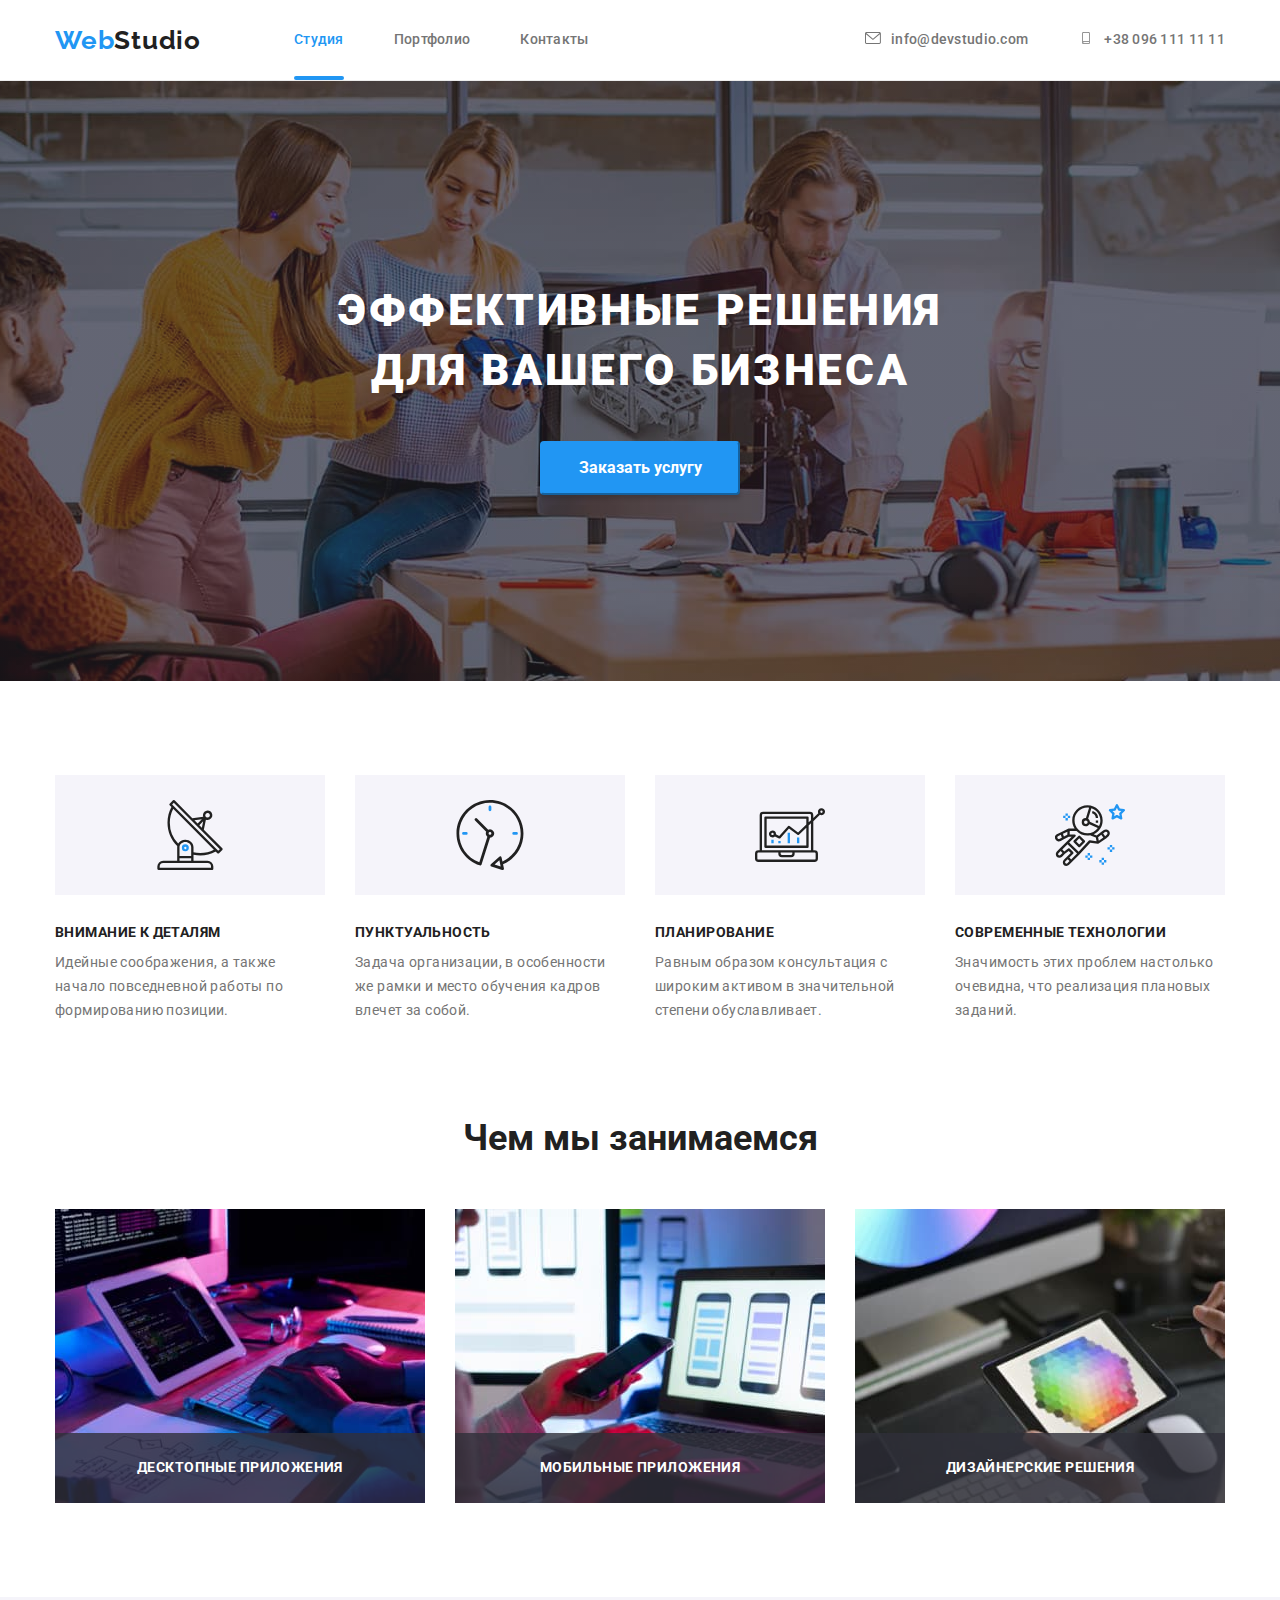
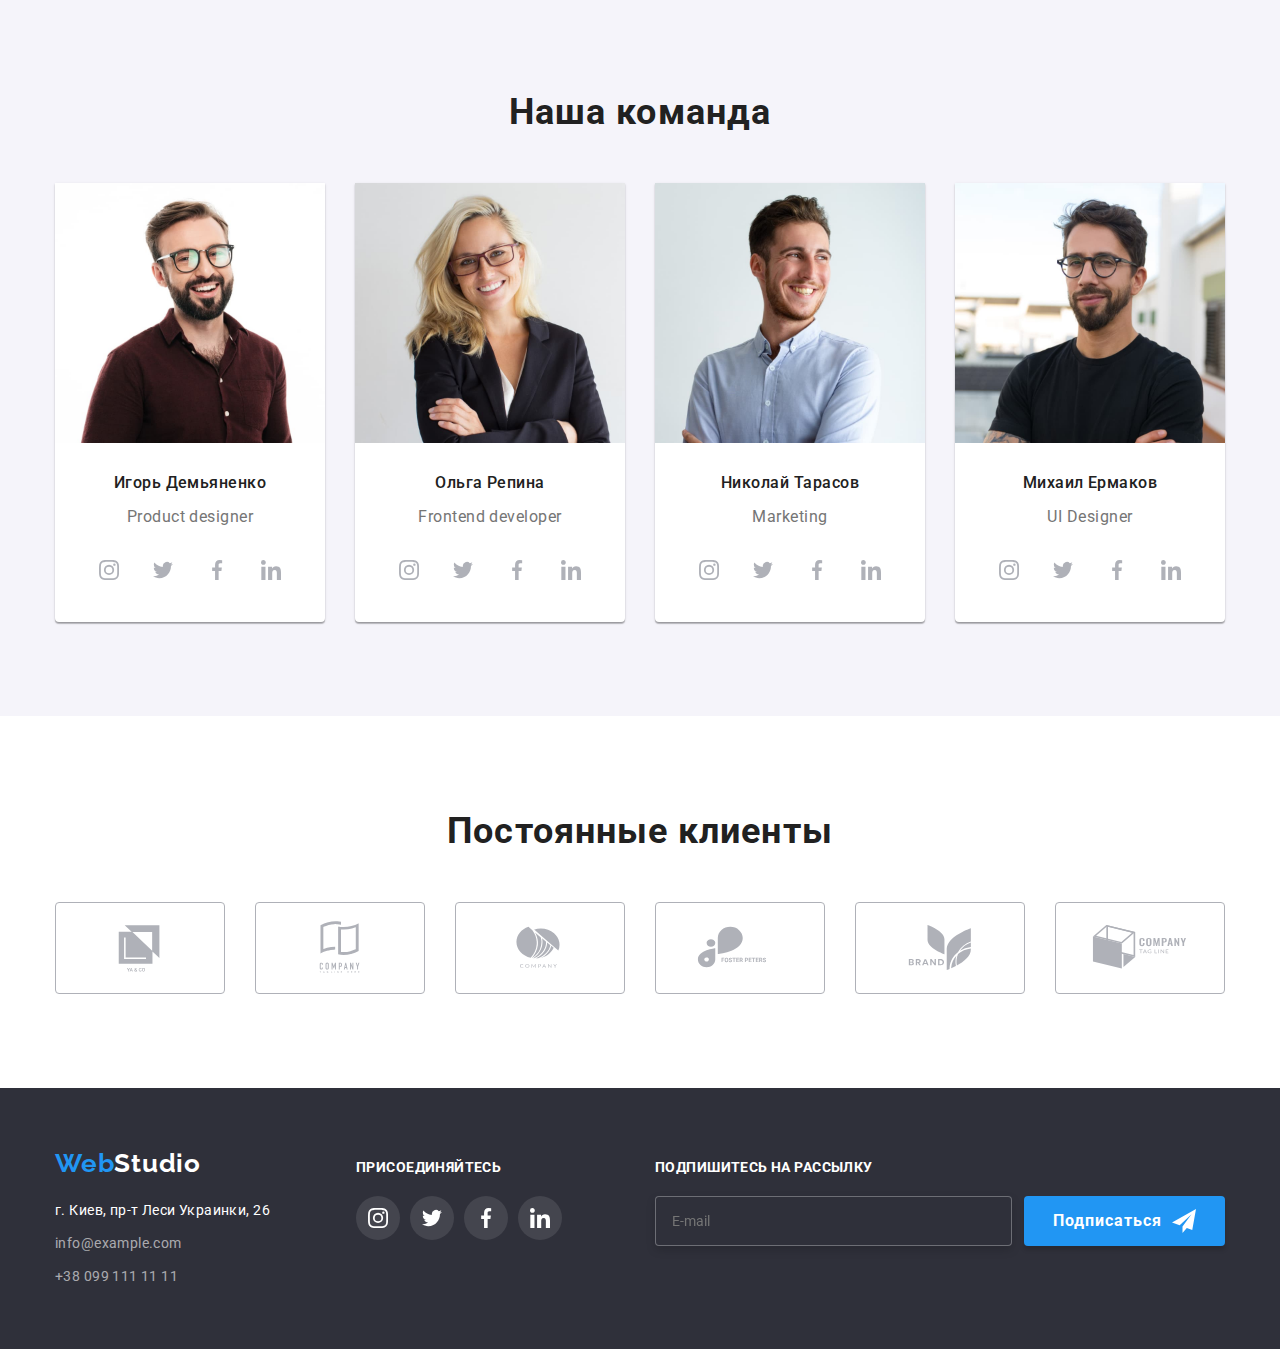
<file: index.html>
<!DOCTYPE html>
<html lang="ru">

<head>
    <meta charset="UTF-8">
    <meta http-equiv="X-UA-Compatible" content="IE=edge">
    <meta name="viewport" content="width=device-width, initial-scale=1.0">
    <title>Студия</title>
    <link
        href="https://fonts.googleapis.com/css2?family=Raleway:wght@700&family=Roboto:wght@400;500;700;900&display=swap"
        rel="stylesheet">
    <link rel="stylesheet" href="https://cdnjs.cloudflare.com/ajax/libs/modern-normalize/1.1.0/modern-normalize.css">
    <link rel="stylesheet" href="./css/styles.css">
</head>

<body>
    <header class="nav">
        <div class="container main-nav">
            <!--Навигация-->
            <nav class="main-nav">
                <a class="nav-logo" href="./index.html" target="_parent"><span class="logo1">Web</span>Studio</a>
                <ul class="nav-menu list">
                    <li class="nav-menu-item"><a class="link active-page" href="./index.html">Студия</a></li>
                    <li class="nav-menu-item"><a class="link" href="./portfolio.html" target="_parent">Портфолио</a>
                    </li>
                    <li class="nav-menu-item"><a class="link" href="">Контакты</a></li>
                </ul>
            </nav>
            <!--Связь-->
            <ul class="contacts list">
                <li class="nav-menu-item">
                    <a class="link" href="mailto:info@devstudio.com"><svg class="contact-icon" width="16px"
                            height="12px">
                            <use href="./images/icons.svg#icon-envelope"></use>
                        </svg>info@devstudio.com</a>
                </li>
                <li class="nav-menu-item">
                    <a class="link" href="tel:+380961111111"><svg class="contact-icon" width="16px" height="12px">
                            <use href="./images/icons.svg#icon-smartphone"></use>
                        </svg>+38 096 111 11 11</a>
                </li>
            </ul>
        </div>
    </header>
    <main>
        <!--Герой-->
        <section class="section order order-overlay">
            <h1 class="container order-title">эффективные решения для вашего бизнеса</h1>
            <button type="button" class="order-button" data-modal-open>Заказать услугу</button>
        </section>
        <!--Преимущества-->
        <section class="section preferences">
            <div class="container">
                <h2 class="visually-hidden">Наши преимущества</h2>
                <ul class="pref-list list">
                    <li class="item">
                        <div class="preferences-overlay">
                            <svg class="pref-icon" width="70px" height="70px">
                                <use href="./images/icons.svg#icon-antenna"></use>
                            </svg>
                        </div>
                        <h3 class="pref-title">внимание к деталям</h3>
                        <p>Идейные соображения, а также начало повседневной работы по формированию позиции.</p>
                    </li>
                    <li class="item">
                        <div class="preferences-overlay">
                            <svg class="pref-icon" width="70px" height="70px">
                                <use href="./images/icons.svg#icon-clock"></use>
                            </svg>
                        </div>
                        <h3 class="pref-title">пунктуальность</h3>
                        <p>Задача организации, в особенности же рамки и место обучения кадров влечет за собой.</p>
                    </li>
                    <li class="item">
                        <div class="preferences-overlay">
                            <svg class="pref-icon" width="70px" height="70px">
                                <use href="./images/icons.svg#icon-diagram"></use>
                            </svg>
                        </div>
                        <h3 class="pref-title">планирование</h3>
                        <p>Равным образом консультация с широким активом в значительной степени обуславливает.</p>
                    </li>
                    <li class="item">
                        <div class="preferences-overlay">
                            <svg class="pref-icon" width="70px" height="70px">
                                <use href="./images/icons.svg#icon-astronaut"></use>
                            </svg>
                        </div>
                        <h3 class="pref-title">современные технологии</h3>
                        <p>Значимость этих проблем настолько очевидна, что реализация плановых заданий.</p>
                    </li>
                </ul>
            </div>
        </section>
        <!--Чем мы занимаемся-->
        <section class="section what-we-do">
            <div class="container ">
                <h2 class="title">Чем мы занимаемся</h2>
                <ul class="what-list list">
                    <li class="item"><img class="img" src="./images/img1.jpg" alt="рабочий стол программиста"
                            width="370" />
                        <p class="signature">Десктопные приложения</p>
                    </li>
                    <li class="item"><img class="img" src="./images/img2.jpg" alt="разработка мобильных приложений"
                            width="370" />
                        <p class="signature">Мобильные приложения</p>
                    </li>
                    <li class="item"><img class="img" src="./images/img3.jpg" alt="работа с цветом" width="370" />
                        <p class="signature">Дизайнерские решения</p>
                    </li>
                </ul>
            </div>
        </section>
        <!--Наша команда-->
        <section class="section our-team">
            <div class="container">
                <h2 class="title">Наша команда</h2>
                <ul class="team-list list">
                    <li class="item"> <img src="./images/id.jpg" alt="игорь демьяненко" width="270" />
                        <div class="card-title">
                            <h3 class="name">Игорь Демьяненко</h3>
                            <p class="prof">Product designer</p>
                            <div class="social-links">
                                <ul class="links">
                                    <li class="svg">
                                        <a class="sli" href="">
                                            <svg class="icon" width="20px" height="20px">
                                                <use href="./images/icons.svg#icon-insta"> </use>
                                            </svg>
                                        </a>
                                    </li>
                                    <li class="svg">
                                        <a class="sli" href=""><svg class="icon" width="20px" height="20px">
                                                <use href="./images/icons.svg#icon-twitter"> </use>
                                            </svg></a>
                                    </li>
                                    <li class="svg">
                                        <a class="sli" href=""><svg class="icon" width="20px" height="20px">
                                                <use href="./images/icons.svg#icon-fb"> </use>
                                            </svg></a>
                                    </li>
                                    <li class="svg">
                                        <a class="sli" href=""><svg class="icon" width="20px" height="20px">
                                                <use href="./images/icons.svg#icon-linkd"> </use>
                                            </svg></a>
                                    </li>
                                </ul>
                            </div>
                        </div>

                    </li>
                    <li class="item"> <img src="./images/or.jpg" alt="ольга репина" width="270" />
                        <div class="card-title">
                            <h3 class="name">Ольга Репина</h3>
                            <p class="prof">Frontend developer</p>
                            <div class="social-links">
                                <ul class="links">
                                    <li class="svg">
                                        <a class="sli" href="">
                                            <svg class="icon" width="20px" height="20px">
                                                <use href="./images/icons.svg#icon-insta"> </use>
                                            </svg>
                                        </a>
                                    </li>
                                    <li class="svg">
                                        <a class="sli" href=""><svg class="icon" width="20px" height="20px">
                                                <use href="./images/icons.svg#icon-twitter"> </use>
                                            </svg></a>
                                    </li>
                                    <li class="svg">
                                        <a class="sli" href=""><svg class="icon" width="20px" height="20px">
                                                <use href="./images/icons.svg#icon-fb"> </use>
                                            </svg></a>
                                    </li>
                                    <li class="svg">
                                        <a class="sli" href=""><svg class="icon" width="20px" height="20px">
                                                <use href="./images/icons.svg#icon-linkd"> </use>
                                            </svg></a>
                                    </li>
                                </ul>
                            </div>
                        </div>
                    </li>
                    <li class="item">
                        <img src="./images/nt.jpg" alt="николай тарасов" width="270" />
                        <div class="card-title">
                            <h3 class="name">Николай Тарасов</h3>
                            <p class="prof">Marketing</p>
                            <div class="social-links">
                                <ul class="links">
                                    <li class="svg">
                                        <a class="sli" href="">
                                            <svg class="icon" width="20px" height="20px">
                                                <use href="./images/icons.svg#icon-insta"> </use>
                                            </svg>
                                        </a>
                                    </li>
                                    <li class="svg">
                                        <a class="sli" href=""><svg class="icon" width="20px" height="20px">
                                                <use href="./images/icons.svg#icon-twitter"> </use>
                                            </svg></a>
                                    </li>
                                    <li class="svg">
                                        <a class="sli" href=""><svg class="icon" width="20px" height="20px">
                                                <use href="./images/icons.svg#icon-fb"> </use>
                                            </svg></a>
                                    </li>
                                    <li class="svg">
                                        <a class="sli" href=""><svg class="icon" width="20px" height="20px">
                                                <use href="./images/icons.svg#icon-linkd"> </use>
                                            </svg></a>
                                    </li>
                                </ul>
                            </div>
                        </div>
                    <li class="item"><img src="./images/me.jpg" alt="михаил ермаков" width="270" />
                        <div class="card-title">
                            <h3 class="name">Михаил Ермаков</h3>
                            <p class="prof">UI Designer</p>
                            <div class="social-links">
                                <ul class="links">
                                    <li class="svg">
                                        <a class="sli" href="">
                                            <svg class="icon" width="20px" height="20px">
                                                <use href="./images/icons.svg#icon-insta"> </use>
                                            </svg>
                                        </a>
                                    </li>
                                    <li class="svg">
                                        <a class="sli" href=""><svg class="icon" width="20px" height="20px">
                                                <use href="./images/icons.svg#icon-twitter"> </use>
                                            </svg></a>
                                    </li>
                                    <li class="svg">
                                        <a class="sli" href=""><svg class="icon" width="20px" height="20px">
                                                <use href="./images/icons.svg#icon-fb"> </use>
                                            </svg></a>
                                    </li>
                                    <li class="svg">
                                        <a class="sli" href=""><svg class="icon" width="20px" height="20px">
                                                <use href="./images/icons.svg#icon-linkd"> </use>
                                            </svg></a>
                                    </li>
                                </ul>
                            </div>
                        </div>
                    </li>
                </ul>
            </div>
        </section>
        <!--Клиенты-->
        <section class="section clients">
            <div class="container">
                <h2 class="title">Постоянные клиенты</h2>
                <ul class="clients-list">
                    <li class="client-item">
                        <a class="company-link" href=""><svg class="icon-client" width="106px" height="60px">
                                <use href="./images/icons.svg#icon-client-1"></use>
                            </svg></a>
                    </li>
                    <li class="client-item">
                        <a class="company-link" href=""><svg class="icon-client" width="106px" height="60px">
                                <use href="./images/icons.svg#icon-client-2"></use>
                            </svg></a>
                    </li>
                    <li class="client-item">
                        <a class="company-link" href=""><svg class="icon-client" width="106px" height="60px">
                                <use href="./images/icons.svg#icon-client-3"></use>
                            </svg></a>
                    </li>
                    <li class="client-item">
                        <a class="company-link" href=""><svg class="icon-client" width="106px" height="60px">
                                <use href="./images/icons.svg#icon-client-4"></use>
                            </svg></a>
                    </li>
                    <li class="client-item">
                        <a class="company-link" href=""><svg class="icon-client" width="106px" height="60px">
                                <use href="./images/icons.svg#icon-client-5"></use>
                            </svg></a>
                    </li>
                    <li class="client-item">
                        <a class="company-link" href=""><svg class="icon-client" width="106px" height="60px">
                                <use href="./images/icons.svg#icon-client-6"></use>
                            </svg></a>
                    </li>
                </ul>
            </div>
        </section>
    </main>
    <!--Футер-->
    <footer class="footer">
        <div class="container footer-container">
            <!--Блок с адресом-->
            <div class="footer-adress">
                <a class="footer-logo link" href="./index.html" target="_parent"><span
                        class="logo1">Web</span>Studio</a>
                <address class="block-address">
                    <p class="address">г. Киев, пр-т Леси Украинки, 26</p>
                    <ul class="footer-contacts list">
                        <li class="mail">
                            <a class="link" href="mailto:info@example.com">info@example.com</a>
                        </li>
                        <li>
                            <a class="link" href="tel:+380991111111">+38 099 111 11 11</a>
                        </li>
                    </ul>
                </address>
            </div>
            <!--Блок соцсетей-->
            <div class="footer-social">
                <h2 class="title">присоединяйтесь</h2>
                <ul class="footer-social-links">
                    <li class="item">
                        <a class="sl" href="">
                            <svg class="icon" width="20px" height="20px">
                                <use href="./images/icons.svg#icon-insta"> </use>
                            </svg>
                        </a>
                    </li>
                    <li class="item">
                        <a class="sl" href=""><svg class="icon" width="20px" height="20px">
                                <use href="./images/icons.svg#icon-twitter"> </use>
                            </svg></a>
                    </li>
                    <li class="item">
                        <a class="sl" href=""><svg class="icon" width="20px" height="20px">
                                <use href="./images/icons.svg#icon-fb"> </use>
                            </svg></a>
                    </li>
                    <li class="item">
                        <a class="sl" href=""><svg class="icon" width="20px" height="20px">
                                <use href="./images/icons.svg#icon-linkd"> </use>
                            </svg></a>
                    </li>
                </ul>
            </div>
            <!--Блок подписки-->
            <div class="footer-subscribe">
                <h2 class="title">Подпишитесь на рассылку</h2>
                <ul>
                    <li class="subscribe">
                        <form class="subscribe-form">
                            <label class="label" for="subscribe-e-mail"></label>
                            <input class="input" type="email" name="subscribe-e-mail" id="subscribe-e-mail"
                                placeholder="E-mail">
                            <button class="sub-button" type="submit">Подписаться
                                <svg class="icon" width="24px" height="24px">
                                    <use href="./images/icons.svg#icon-send"></use>
                                </svg>
                            </button>
                        </form>
                    </li>
                </ul>
            </div>
        </div>
    </footer>
    <!--Бэкдроп и модальное окно-->
    <div class="backdrop is-hidden" data-modal>
        <div class="modal">
            <button class="close" type="button" data-modal-close>
                <svg class="close-icon" width="11px" height="11px">
                    <use href="./images/icons.svg#icon-close"></use>
                </svg>
            </button>
            <h2 class="modal-title">Оставьте свои данные, мы вам перезвоним</h2>
            <form class="form" autocomplete="on">
                <div class="form-field">
                    <label for="name" class=form-label>Имя</label>
                    <div class="modal-position">
                        <input type="text" id="name" class="form-input">
                        <svg class="modal-icon" width="18px" height="18px">
                            <use href="./images/icons.svg#icon-person"></use>
                        </svg>
                    </div>
                </div>
                <div class="form-field">
                    <label for="tel" class=form-label>Телефон</label>
                    <div class="modal-position">
                        <input type="tel" id="tel" class="form-input">
                        <svg class="modal-icon" width="18px" height="18px">
                            <use href="./images/icons.svg#icon-phone"></use>
                        </svg>
                    </div>
                </div>
                <div class="form-field">
                    <label for="email" class=form-label>Почта</label>
                    <div class="modal-position">
                        <input type="email" id="email" class="form-input">
                        <svg class="modal-icon" width="18px" height="18px">
                            <use href="./images/icons.svg#icon-email"></use>
                        </svg>
                    </div>
                </div>
                <div class="form-textarea">
                    <label for="comment" class="form-label">Комментарий</label>
                    <textarea class="textarea-input" name="comment" id="comment" placeholder="Введите текст"></textarea>
                </div>
                <div class="policy">
                    <label for="policy" class="policy-input">
                        <div class="check-control">
                            <input type="checkbox" id="policy" class="checkbox visually-hidden">
                            <svg width="16" height="15" class="icon-policy" aria-hidden="true">
                                <use href="./images/icons.svg#icon-check"></use>
                            </svg>
                        </div>
                        <p class="terms">Соглашаюсь с рассылкой и принимаю <a class="terms-link" href="">Условия
                                договора</a></p>
                    </label>
                    </input>
                </div>
                <button class="button-submit" type="submit">Отправить</button>
            </form>
        </div>
    </div>
    <script src="./js/modal.js"></script>
</body>

</html>
</file>
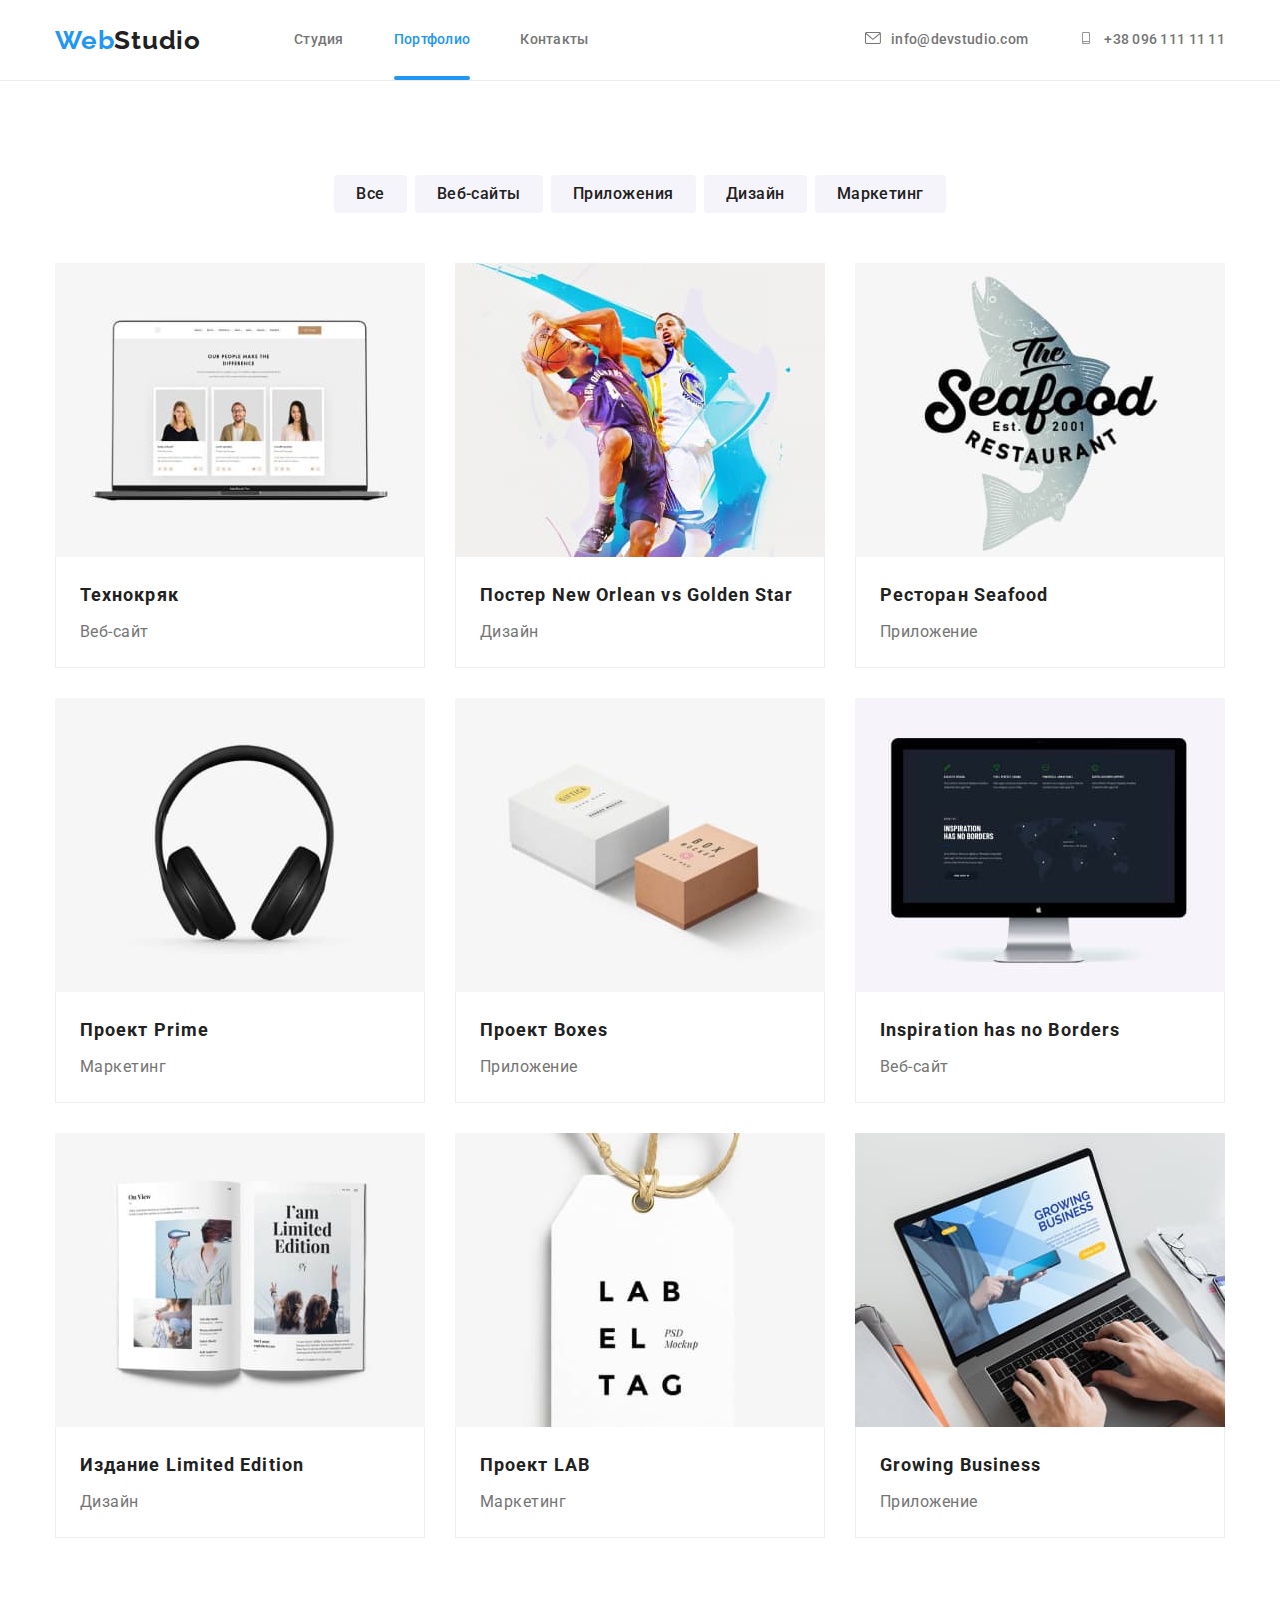
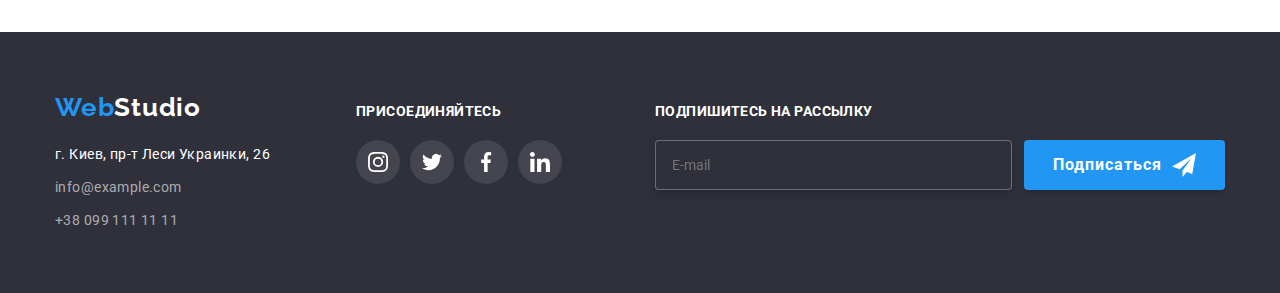
<file: portfolio.html>
<!DOCTYPE html>
<html lang="ru">

<head>
    <meta charset="UTF-8">
    <meta http-equiv="X-UA-Compatible" content="IE=edge">
    <meta name="viewport" content="width=device-width, initial-scale=1.0">
    <title>Портфолио</title>
    <link
        href="https://fonts.googleapis.com/css2?family=Raleway:wght@700&family=Roboto:wght@400;500;700;900&display=swap"
        rel="stylesheet">
    <link rel="stylesheet" href="https://cdnjs.cloudflare.com/ajax/libs/modern-normalize/1.1.0/modern-normalize.css">
    <link rel="stylesheet" href="./css/styles.css">
</head>

<body>
    <header class="nav">
        <div class="container main-nav">
            <!--Навигация-->
            <nav class="main-nav">
                <a class="nav-logo" href="./index.html" target="_parent"><span class="logo1">Web</span>Studio</a>
                <ul class="nav-menu list">
                    <li class="nav-menu-item"><a class="link" href="./index.html">Студия</a></li>
                    <li class="nav-menu-item"><a class="link active-page" href="./portfolio.html"
                            target="_parent">Портфолио</a>
                    </li>
                    <li class="nav-menu-item"><a class="link" href="">Контакты</a></li>
                </ul>
            </nav>
            <!--Связь-->
            <ul class="contacts list">
                <li class="nav-menu-item">
                    <a class="link" href="mailto:info@devstudio.com"><svg class="contact-icon" width="16px"
                            height="12px">
                            <use href="./images/icons.svg#icon-envelope"></use>
                        </svg>info@devstudio.com</a>
                </li>
                <li class="nav-menu-item">
                    <a class="link" href="tel:+380961111111"><svg class="contact-icon" width="16px" height="12px">
                            <use href="./images/icons.svg#icon-smartphone"></use>
                        </svg>+38 096 111 11 11</a>
                </li>
            </ul>
        </div>
    </header>
    <main>
        <section class="section filter">
            <h1 class="visually-hidden">Примеры работ</h1>
            <div class="container">
                <!--Кнопки фильтра-->
                <ul class="buttons list">
                    <li class="li"><button class="button" type="button">Все</button></li>
                    <li class="li"><button class="button" type="button">Веб-сайты</button></li>
                    <li class="li"><button class="button" type="button">Приложения</button></li>
                    <li class="li"><button class="button" type="button">Дизайн</button></li>
                    <li class="li"><button class="button" type="button">Маркетинг</button></li>
                </ul>
                <!--Список фильтра-->
                <ul class="filter-list list">
                    <li class="item">
                        <a class="link" href="#">
                            <div class="card-overlay">
                                <img class="img" src="./images/pimg1.jpg" alt="ноутбук с браузером" width="370" />
                                <p class="description">Ресурс предлагает комплексные предложения с разным уровнем
                                    функционала и
                                    сервисов.
                                    Все это позволит посетителю получить
                                    исчерпывающие сведения о компании или частном лице.</p>
                            </div>
                            <div class="card-title">
                                <h2 class="title">Технокряк</h2>
                                <p class="category">Веб-сайт</p>
                            </div>
                        </a>
                    </li>
                    <li class="item">
                        <a class="link" href="#">
                            <div class="card-overlay">
                                <img class="img" src="./images/pimg2.jpg" alt="баскетболисты" width="370" />
                                <p class="description">Ресурс предлагает комплексные предложения с разным уровнем
                                    функционала и
                                    сервисов.
                                    Все это позволит посетителю получить
                                    исчерпывающие сведения о компании или частном лице.</p>

                            </div>
                            <div class="card-title">
                                <h2 class="title">Постер New Orlean vs Golden Star</h2>
                                <p class="category">Дизайн</p>
                            </div>
                        </a>
                    </li>
                    <li class="item">
                        <a class="link" href="#">
                            <div class="card-overlay">
                                <img class="img" src="./images/pimg3.jpg" alt="логотип ресторана" width="370" />
                                <p class="description">Ресурс предлагает комплексные предложения с разным уровнем
                                    функционала и
                                    сервисов.
                                    Все это позволит посетителю получить
                                    исчерпывающие сведения о компании или частном лице.</p>

                            </div>
                            <div class="card-title">
                                <h2 class="title">Ресторан Seafood</h2>
                                <p class="category">Приложение</p>
                            </div>
                        </a>
                    </li>
                    <li class="item">
                        <a class="link" href="#">
                            <div class="card-overlay">
                                <img class="img" src="./images/pimg4.jpg" alt="наушники" width="370" />
                                <p class="description">Ресурс предлагает комплексные предложения с разным уровнем
                                    функционала и
                                    сервисов.
                                    Все это позволит посетителю получить
                                    исчерпывающие сведения о компании или частном лице.</p>

                            </div>
                            <div class="card-title">
                                <h2 class="title">Проект Prime</h2>
                                <p class="category">Маркетинг</p>
                            </div>
                        </a>
                    </li>
                    <li class="item">
                        <a class="link" href="#">
                            <div class="card-overlay">
                                <img class="img" src="./images/pimg5.jpg" alt="две коробки" width="370" />
                                <p class="description">Ресурс предлагает комплексные предложения с разным уровнем
                                    функционала и
                                    сервисов.
                                    Все это позволит посетителю получить
                                    исчерпывающие сведения о компании или частном лице.</p>

                            </div>
                            <div class="card-title">
                                <h2 class="title">Проект Boxes</h2>
                                <p class="category">Приложение</p>
                            </div>
                        </a>
                    </li>
                    <li class="item">
                        <a class="link" href="#">
                            <div class="card-overlay">
                                <img class="img" src="./images/pimg6.jpg" alt="монитор с браузером" width="370" />
                                <p class="description">Ресурс предлагает комплексные предложения с разным уровнем
                                    функционала и
                                    сервисов.
                                    Все это позволит посетителю получить
                                    исчерпывающие сведения о компании или частном лице.</p>

                            </div>
                            <div class="card-title">
                                <h2 class="title">Inspiration has no Borders</h2>
                                <p class="category">Веб-сайт</p>
                            </div>
                        </a>
                    </li>
                    <li class="item">
                        <a class="link" href="#">
                            <div class="card-overlay">
                                <img class="img" src="./images/pimg7.jpg" alt="открытая книга" width="370" />
                                <p class="description">Ресурс предлагает комплексные предложения с разным уровнем
                                    функционала и
                                    сервисов.
                                    Все это позволит посетителю получить
                                    исчерпывающие сведения о компании или частном лице.</p>

                            </div>
                            <div class="card-title">
                                <h2 class="title">Издание Limited Edition</h2>
                                <p class="category">Дизайн</p>
                            </div>
                        </a>
                    </li>
                    <li class="item">
                        <a class="link" href="#">
                            <div class="card-overlay">
                                <img class="img" src="./images/pimg8.jpg" alt="бейдж на шнурке" width="370" />
                                <p class="description">Ресурс предлагает комплексные предложения с разным уровнем
                                    функционала и
                                    сервисов.
                                    Все это позволит посетителю получить
                                    исчерпывающие сведения о компании или частном лице.</p>

                            </div>
                            <div class="card-title">
                                <h2 class="title">Проект LAB</h2>
                                <p class="category">Маркетинг</p>
                            </div>
                        </a>
                    </li>
                    <li class="item">
                        <a class="link" href="#">
                            <div class="card-overlay">
                                <img class="img" src="./images/pimg9.jpg" alt="работа на ноутбуке" width="370" />
                                <p class="description">Ресурс предлагает комплексные предложения с разным уровнем
                                    функционала и
                                    сервисов.
                                    Все это позволит посетителю получить
                                    исчерпывающие сведения о компании или частном лице.</p>

                            </div>
                            <div class="card-title">
                                <h2 class="title">Growing Business</h2>
                                <p class="category">Приложение</p>
                            </div>
                        </a>
                    </li>
                </ul>
            </div>
        </section>
    </main>
    <!--Футер-->
    <footer class="footer">
        <div class="container footer-container">
            <!--Блок с адресом-->
            <div class="footer-adress">
                <a class="footer-logo link" href="./index.html" target="_parent"><span
                        class="logo1">Web</span>Studio</a>
                <address class="block-address">
                    <p class="address">г. Киев, пр-т Леси Украинки, 26</p>
                    <ul class="footer-contacts list">
                        <li class="mail">
                            <a class="link" href="mailto:info@example.com">info@example.com</a>
                        </li>
                        <li>
                            <a class="link" href="tel:+380991111111">+38 099 111 11 11</a>
                        </li>
                    </ul>
                </address>
            </div>
            <!--Блок соцсетей-->
            <div class="footer-social">
                <h2 class="title">присоединяйтесь</h2>
                <ul class="footer-social-links">
                    <li class="item">
                        <a class="sl" href="">
                            <svg class="icon" width="20px" height="20px">
                                <use href="./images/icons.svg#icon-insta"> </use>
                            </svg>
                        </a>
                    </li>
                    <li class="item">
                        <a class="sl" href=""><svg class="icon" width="20px" height="20px">
                                <use href="./images/icons.svg#icon-twitter"> </use>
                            </svg></a>
                    </li>
                    <li class="item">
                        <a class="sl" href=""><svg class="icon" width="20px" height="20px">
                                <use href="./images/icons.svg#icon-fb"> </use>
                            </svg></a>
                    </li>
                    <li class="item">
                        <a class="sl" href=""><svg class="icon" width="20px" height="20px">
                                <use href="./images/icons.svg#icon-linkd"> </use>
                            </svg></a>
                    </li>
                </ul>
            </div>
            <!--Блок подписки-->
            <div class="footer-subscribe">
                <h2 class="title">Подпишитесь на рассылку</h2>
                <ul>
                    <li class="subscribe">
                        <form class="subscribe-form">
                            <label class="label" for="subscribe-e-mail"></label>
                            <input class="input" type="email" name="subscribe-e-mail" id="subscribe-e-mail"
                                placeholder="E-mail">
                            <button class="sub-button" type="submit">Подписаться
                                <svg class="icon" width="24px" height="24px">
                                    <use href="./images/icons.svg#icon-send"></use>
                                </svg>
                            </button>
                        </form>
                    </li>
                </ul>
            </div>
        </div>
    </footer>
</body>

</html>
</file>
<file: css/styles.css>
/*-variables=*/
:root {
    --bg-body: #fff;
    --font-title: #212121;
    --accent: #2196f3;
    --font-p: #757575;
    --header-border: #ececec;
    --bg-order: #c4c4c4;
    --font-order: #fff;
    --font-active-button: #fff;
    --bg-hover-buton-order: #188ce8;
    --bg-our-team: #f5f4fa;
    --bg-footer: #2f303a;
    --footer-text: #fff;
    --footer-contacts: rgba(255, 255, 255, 0.6);
    --bg-button: #f5f4fa;
    --border-card: #eeeeee;
    --social-icon: #afb1b8;
    --backdrop: rgba(0, 0, 0, 0.2);
    --card-overlay: rgba(33, 150, 243, 0.9);
    --border-input: rgba(33, 33, 33, 0.2);
}

/*-RESET-*/
html {
    box-sizing: border-box;
}

*,
*::after,
*::before {
    box-sizing: inherit;
}

/* Стили для обнуления верхних отступов у элементов */
h1,
h2,
h3,
h4,
h5,
h6,
p,
ul {
    padding: 0;
    margin: 0;
}

/* Класс для обнуления базовых свойств у списков (ul) */
ul {
    list-style: none;
    padding-left: 0;
    margin: 0;
}

/* Класс для обнуления базовых свойств у ссылок */
.link {
    text-decoration: none;
    color: inherit;
}

/* Свойства для корректного отображения картинок */
img {
    display: block;
    max-width: 100%;
    height: auto;
}

/* Свойства для обнуления курсива у address */
address {
    font-style: normal;
}


/*-base-*/
body {
    font-family: 'roboto', sans-serif;
    color: var(--font-p);
    background-color: var(--bg-body);
    font-size: 14px;
    line-height: 1.14;
    font-weight: 400;
}

.container {
    width: 1200px;
    padding-left: 15px;
    padding-right: 15px;
    margin: 0 auto;
}

.section {
    margin: 0;
    padding-top: 94px;
    padding-bottom: 94px;
    text-align: center;
}

/*-UI home page-*/
/*-header-*/

.list {
    list-style: none;
    padding: 0;
    margin: 0;
}

.visually-hidden {
    position: absolute;
    width: 1px;
    height: 1px;
    margin: -1px;
    border: 0;
    padding: 0;
    white-space: nowrap;
    clip-path: inset(100%);
    clip: rect(0 0 0 0);
    overflow: hidden;
}


.nav {
    border-bottom: 1px solid var(--header-border);
}

.main-nav {
    display: flex;
    align-items: center;
}

.nav .link {
    font-weight: 500;
    text-decoration: none;
    color: var(--font-title);
    letter-spacing: 0.02em;
}

.nav .link:focus,
.nav .link:hover {
    color: var(--accent);
}

.nav-logo {
    display: block;
    font-family: 'Raleway';
    font-style: normal;
    font-weight: 700;
    font-size: 26px;
    line-height: 1.19;
    color: var(--font-title);
    text-decoration: none;
    letter-spacing: 0.03em;
}

.nav .nav-logo:hover,
.nav-logo:focus,
.nav-logo:active {
    color: var(--font-title);
}

.logo1 {
    color: var(--accent)
}

.nav-menu {
    display: flex;
    margin-left: 93px;
}

.nav-menu .link {
    display: block;
    padding-top: 32px;
    padding-bottom: 32px;
    text-decoration: none;
    color: var(--font-p);
    transition: color 250ms cubic-bezier(0.4, 0, 0.2, 1);
}

.contacts {
    display: flex;
    margin-left: auto;
}

.contacts .link {
    display: block;
    padding-top: 32px;
    padding-bottom: 32px;
    text-decoration: none;
    color: var(--font-p);
    transition: color 250ms cubic-bezier(0.4, 0, 0.2, 1);
}

.nav-menu-item+.nav-menu-item {
    margin-left: 50px;
}

.nav-menu-item {
    position: relative;
}

.contacts .link:hover,
.contacts .link:focus {
    color: var(--accent);
}

.contact-icon {
    margin-right: 10px;
    fill: var(--font-p);
    transition: fill 250ms cubic-bezier(0.4, 0, 0.2, 1);
}

.contacts .link:hover .contact-icon,
.contacts .link:focus .contact-icon {
    fill: var(--accent);
}


.nav .active-page {
    color: var(--accent);
}

.nav .active-page::after {
    content: "";
    position: absolute;
    left: 0;
    bottom: 0;
    width: 100%;
    height: 4px;
    border-radius: 2px;
    background-color: var(--accent);
}

/*-main-*/

/*-order-*/

.order {
    padding: 200px 0px;
    background-color: var(--bg-order);
}

.order-overlay {
    max-width: 1600px;
    height: 600px;
    margin-left: auto;
    margin-right: auto;
    background-image: linear-gradient(to right,
            rgba(47, 48, 58, 0.4),
            rgba(47, 48, 58, 0.4)),
        url(../images/Img.jpg);
    background-repeat: no-repeat;
    background-position: center;
    background-size: cover;
}

.order-title {
    width: 696px;
    padding: 0;
    margin-bottom: 40px;
    font-weight: 900;
    font-size: 44px;
    line-height: 1.36;
    color: var(--font-order);
    text-transform: uppercase;
    letter-spacing: 0.06em;
}

.order-button {
    min-width: 200px;
    padding: 10px 32px;
    font-family: 'Roboto';
    font-weight: 700;
    font-size: 16px;
    line-height: 1.88;
    color: var(--font-active-button);
    background-color: var(--accent);
    box-shadow: 0px 4px 4px rgba(0, 0, 0, 0.15);
    border-radius: 4px;
    border-color: var(--accent);
    cursor: pointer;
    transition: background-color 250ms cubic-bezier(0.4, 0, 0.2, 1);
}

.order-button:hover,
.order-button:focus,
.sub-button:hover,
.sub-button:focus,
.button-submit:hover,
.button-submit:focus {
    background-color: var(--bg-hover-buton-order);
}

.backdrop.is-hidden {
    opacity: 0;
    pointer-events: none;
    visibility: hidden;
}

/*-preferences-*/

.pref-list {
    display: flex;
    flex-wrap: wrap;
}

.pref-list .item {
    width: calc((100% - 90px) / 4);
    margin-right: 30px;
    text-align: left;
}

.pref-list .item:nth-child(4n) {
    margin-right: 0px;
}

.pref-title {
    margin-bottom: 10px;
    font-weight: 700;
    font-size: 14px;
    line-height: 1.14;
    color: var(--font-title);
    letter-spacing: 0.03em;
    text-transform: uppercase;
}

.preferences p {
    line-height: 1.71;
    letter-spacing: 0.03em;
}

.preferences-overlay {
    display: flex;
    justify-content: center;
    align-items: center;
    width: 270px;
    height: 120px;
    margin-bottom: 30px;
    background-color: var(--bg-button);
}

/*-what we do-*/

.what-we-do {
    padding-top: 0px;
}

.what-list {
    display: flex;
    justify-content: center;
}

.what-list .item {
    margin-right: 30px;
    position: relative;
}

.what-list .item:nth-child(3n) {
    margin-right: 0px;
}

.what-we-do .title {
    margin-bottom: 50px;
    font-weight: 700;
    font-size: 36px;
    line-height: 1.17;
    text-align: center;
    color: var(--font-title);
}

.what-we-do .signature {
    width: 100%;
    position: absolute;
    left: 0;
    bottom: 0;
    padding-top: 27px;
    padding-bottom: 27px;
    font-weight: 700;
    letter-spacing: 0.03em;
    text-transform: uppercase;
    color: var(--bg-body);
    background: rgba(47, 48, 58, 0.8);
}

/*-our team-*/

.our-team {
    background-color: var(--bg-our-team);
}

.team-list {
    display: flex;

}

.our-team .title {
    margin-bottom: 50px;
    font-weight: 700;
    font-size: 36px;
    line-height: 1.17;
    color: var(--font-title);
    letter-spacing: 0.03em;
}

.our-team .item {
    margin-right: 30px;
    background-color: var(--bg-body);
    box-shadow: 0px 1px 3px rgba(0, 0, 0, 0.12),
        0px 1px 1px rgba(0, 0, 0, 0.14),
        0px 2px 1px rgba(0, 0, 0, 0.2);
    border-radius: 0px 0px 4px 4px;
    text-align: center;
}

.our-team .item:nth-child(4n) {
    margin-right: 0px;
}

.our-team .card-title {
    padding: 30px 0;
}

.our-team .name {
    margin-bottom: 10px;
    font-weight: 500;
    font-size: 16px;
    line-height: 1.19;
    letter-spacing: 0.03em;
    color: var(--font-title);
}

.our-team .prof {
    margin-bottom: 16px;
    font-size: 16px;
    line-height: 1.88;
    letter-spacing: 0.03em;
}

.social-links {
    padding-left: 32px;
    padding-right: 32px;
    margin-left: auto;
    margin-right: auto;
}

.social-links .links {
    display: flex;
}

.sli {
    display: flex;
    justify-content: center;
    align-items: center;
    width: 44px;
    height: 44px;
    border-radius: 50%;
    transition: background-color 250ms cubic-bezier(0.4, 0, 0.2, 1);
}

.social-links .svg:not(:last-child) {
    margin-right: 10px;
}

.social-links .icon {
    fill: var(--social-icon);
    transition: fill 250ms cubic-bezier(0.4, 0, 0.2, 1);
}

.sli:hover,
.sli:focus {
    background-color: var(--accent);
}

.sli:hover .icon,
.sli:focus .icon {
    fill: var(--bg-body);
}


/*-Clients-*/

.clients .title {
    margin-bottom: 50px;
    font-weight: 700;
    font-size: 36px;
    line-height: 1.17;
    text-align: center;
    letter-spacing: 0.03em;
    color: var(--font-title);
}

.clients-list {
    display: flex;
    justify-content: center;
    align-items: center;
}

.client-item:not(:last-child) {
    margin-right: 30px;
}

.company-link {
    display: flex;
    justify-content: center;
    align-items: center;
    width: 170px;
    height: 92px;
    border: 1px solid var(--social-icon);
    border-radius: 4px;
    cursor: pointer;
    transition: border-color 250ms cubic-bezier(0.4, 0, 0.2, 1);
}

.company-link:hover,
.company-link:focus {
    border-color: var(--accent);
}

.company-link:hover .icon-client,
.company-link:focus .icon-client {
    fill: var(--accent);
}


.icon-client {
    fill: var(--social-icon);
    transition: fill 250ms cubic-bezier(0.4, 0, 0.2, 1);
}

/*-UI portfolio-*/
/*-buttons-*/

.buttons {
    display: flex;
    margin-bottom: 50px;
    justify-content: center;
}

.li+.li {
    margin-left: 8px;
}

.buttons .button {
    padding: 6px 22px;
    font-family: 'Roboto';
    font-weight: 500;
    font-size: 16px;
    line-height: 1.63;
    text-align: center;
    letter-spacing: 0.03em;
    color: var(--font-title);
    background-color: var(--bg-button);
    border: 1px transparent;
    border-radius: 4px;
    cursor: pointer;
    transition: background-color 250ms cubic-bezier(0.4, 0, 0.2, 1),
        color 250ms cubic-bezier(0.4, 0, 0.2, 1),
        box-shadow 250ms cubic-bezier(0.4, 0, 0.2, 1);
}

.buttons .button:hover,
.buttons .button:focus {
    color: var(--font-active-button);
    background-color: var(--accent);
    box-shadow: 0px 3px 1px rgba(0, 0, 0, 0.1),
        0px 1px 2px rgba(0, 0, 0, 0.08),
        0px 2px 2px rgba(0, 0, 0, 0.12);
}


/*-portfolio-*/

.filter-list {
    display: flex;
    flex-wrap: wrap;
}

.filter-list .item {
    width: calc((100% - 60px) / 3);
    margin-right: 30px;
    margin-bottom: 30px;
    transition: box-shadow 250ms cubic-bezier(0.4, 0, 0.2, 1) 0ms;
}

.filter-list .item:nth-child(3n) {
    margin-right: 0px;
}

.filter-list .item:nth-last-child(-n + 3) {
    margin-bottom: 0px;
}

.filter-list .title {
    margin-bottom: 4px;
    font-weight: 700;
    font-size: 18px;
    line-height: 2;
    letter-spacing: 0.06em;
    color: var(--font-title);
}

.filter-list .category {
    font-size: 16px;
    line-height: 1.88;
    letter-spacing: 0.03em;
    color: var(--font-p);
}

.filter-list .card-title {
    padding: 20px 24px;
    text-align: left;
    border-left: 1px solid var(--border-card);
    border-bottom: 1px solid var(--border-card);
    border-right: 1px solid var(--border-card);
}

.filter-list .link {
    text-decoration: none;
}

.filter-list .item:hover,
.filter-list .item:focus {
    box-shadow: 0px 1px 1px rgba(0, 0, 0, 0.12),
        0px 4px 4px rgba(0, 0, 0, 0.06),
        1px 4px 6px rgba(0, 0, 0, 0.16);
}

.filter-list .img {
    display: block;
}

.card-overlay {
    position: relative;
    overflow: hidden;
}

.description {
    position: absolute;
    top: 101%;
    left: 0;
    width: 100%;
    padding: 63px 24px;
    font-weight: 400;
    font-size: 18px;
    line-height: 1.55;
    letter-spacing: 0.03em;
    text-align: left;
    color: var(--bg-body);
    background-color: var(--card-overlay);
    transition: transform 250ms cubic-bezier(0.4, 0, 0.2, 1) 0ms;
}

.filter-list .link:hover .description,
.filter-list .link:focus .description {
    transform: translateY(-101%);
}

/*-footer-*/

.footer {
    padding: 60px 0px;
    background-color: var(--bg-footer);
    line-height: 1.71;
    letter-spacing: 0.03em;
}

.footer-container {
    display: flex;
}

.footer-adress {
    margin-right: 70px;
}

.footer .link {
    text-decoration: none;
    transition: color 250ms cubic-bezier(0.4, 0, 0.2, 1);
}

.footer-logo {
    display: block;
    margin-bottom: 20px;
    font-family: 'Raleway';
    font-style: normal;
    font-weight: 700;
    font-size: 26px;
    line-height: 1.19;
    letter-spacing: 0.03em;
    color: var(--footer-text);
}

.footer .link:hover,
.footer .link:focus,
.footer .link:active {
    color: var(--footer-text);
}

.block-address {
min-width: 231px;
}

.footer .address {
    margin-bottom: 9px;
    /* padding-right: 15px; */
    font-size: 14px;
    line-height: 1.71;
    letter-spacing: 0.03em;
    font-style: normal;
    color: var(--footer-text);
}

.footer-contacts .link {
    font-style: normal;
    color: var(--footer-contacts);
}

.footer-contacts .mail {
    margin-bottom: 9px;
}

.footer-contacts .link:hover,
.footer-contacts .link:focus {
    color: var(--accent);
}

.footer-contacts .mail {
    margin-bottom: 9px;
}

.footer .title {
    margin-bottom: 20px;
    font-size: inherit;
    font-weight: 700;
    line-height: 1.14;
    letter-spacing: 0.03em;
    text-transform: uppercase;
    color: var(--footer-text);
}

.footer-social {
    margin-right: 93px;
    padding-top: 12px;
}

.footer-social-links {
    display: flex;
    justify-content: center;
    align-items: center;
}

.footer-social .item {
    width: 44px;
    height: 44px;

}

.footer-social .item:not(:last-child) {
    margin-right: 10px;
}

.sl {
    display: flex;
    justify-content: center;
    align-items: center;
    width: 44px;
    height: 44px;
    border: 0;
    border-radius: 50%;
    background-color: rgba(255, 255, 255, 0.1);
    transition: background-color 250ms cubic-bezier(0.4, 0, 0.2, 1);
}

.sl .icon {
    fill: var(--footer-text)
}

.footer-social .sl:focus,
.footer-social .sl:hover {
    background-color: var(--accent);
}

.footer-subscribe {
    flex-grow: 1;
    padding-top: 12px;
}

.subscribe {
    width: 100%;
}

.subscribe-form{
    display: flex;
    justify-content: right;
    align-items: center;
}

.subscribe .input {
    height: 50px;
    width: 100%;
    margin-right: 12px;
    padding-left: 16px;
    padding-top: 15px;
    padding-bottom: 15px;
    border: 1px solid rgba(255, 255, 255, 0.3);
    filter: drop-shadow(0px 4px 4px rgba(0, 0, 0, 0.15));
    border-radius: 4px;
    background-color: var(--bg-footer);
    color: var(--footer-text);
}

.sub-button {
    display: flex;
    align-items: center;
    justify-content: center;
    height: 50px;
    padding: 10px 29px;
    border: 0;
    box-shadow: 0px 4px 4px rgba(0, 0, 0, 0.15);
    border-radius: 4px;
    background-color: var(--accent);
    color: var(--footer-text);
    font-weight: 700;
    font-size: 16px;
    line-height: 1.88;
    text-align: center;
    letter-spacing: 0.06em;
}

.sub-button .icon{ 
    fill: var(--footer-text);
    margin-left: 10px;
}


/*-Modal-*/
.backdrop {
    position: fixed;
    top: 0;
    left: 0;
    width: 100%;
    height: 100%;
    opacity: 1;
    background-color: var(--backdrop);
    transition: opacity 250ms cubic-bezier(0.4, 0, 0.2, 1) 0ms,
    visibility 250ms cubic-bezier(0.4, 0, 0.2, 1);
}

.modal {
    position: absolute;
    top: 50%;
    left: 50%;
    align-items: center;
    transform: translate(-50%, -50%);
    width: 528px;
    height: 581px;
    background-color: var(--bg-body);
    box-shadow: 0px 1px 3px rgba(0, 0, 0, 0.12),
        0px 1px 1px rgba(0, 0, 0, 0.14),
        0px 2px 1px rgba(0, 0, 0, 0.2);
    border-radius: 4px;
}

.close {
    position: absolute;
    top: 8px;
    right: 8px;
    width: 30px;
    height: 30px;
    display: flex;
    justify-content: center;
    align-items: center;
    border: 1px solid rgba(0, 0, 0, 0.1);
    border-radius: 50%;
    background-color: var(--bg-body);
    cursor: pointer;
}

.close-icon {
    transition: fill 250ms cubic-bezier(0.4, 0, 0.2, 1);
}

.close:hover .close-icon,
.close:focus .close-icon {
    fill:var(--accent);
}

.modal-title {
    margin-top: 40px;
    margin-bottom: 12px;
    font-weight: 700;
    font-size: 20px;
    line-height: 1.15;
    text-align: center;
    letter-spacing: 0.03em;
    color: var(--font-title);
}

.form {
    width: 448px;
    margin-left: auto;
    margin-right: auto;
}

.form-field {
    display: flex;
    flex-direction: column;
    margin-bottom: 10px;
}

.form-label {
    margin-bottom: 4px;
    font-size: 12px;
}

.form-input {
    margin: 0;
    padding: 12px 42px;
    height: 40px;
    outline: none;
    border: 1px solid rgba(33, 33, 33, 0.2);
    transition: border-color 250ms cubic-bezier(0.4, 0, 0.2, 1);
    border-radius: 4px;
}

.modal-position {
    display: flex;
    flex-direction: column;
    position: relative;
}

.modal-icon {
    position: absolute;
    top: 50%;
    left: 12px;
    transform: translateY(-50%);
    transition: fill 250ms cubic-bezier(0.4, 0, 0.2, 1);
}

.form-input:focus-visible,
.modal-position:hover .form-input,
.modal-position:focus .form-input {
    border-color: var(--accent);
}

.modal-position:hover .modal-icon,
.modal-position:focus .modal-icon,
.form-input:focus-visible + .modal-icon {
    fill: var(--accent);
}

.form-textarea {
    display: flex;
    flex-direction: column;
    margin-bottom: 20px;
}

.textarea-input {
    resize: none;
    margin: 0;
    padding: 12px 16px;
    height: 120px;
    outline: none;
    border: 1px solid rgba(33, 33, 33, 0.2);
    transition: border-color 250ms cubic-bezier(0.4, 0, 0.2, 1);
    border-radius: 4px
}

.textarea-input:hover,
.textarea-input:focus,
.textarea-input:focus-visible {
    border-color: var(--accent);
}

.textarea-input::placeholder {
    line-height: 1.14;
    letter-spacing: 0.01em;
    color: rgba(117, 117, 117, 0.5);
}

.policy {
    display: flex;
    align-items: center;
    justify-content: center;
    margin-bottom: 30px;
}

.checkbox {
    position: absolute;
}

.check-control{
    display: flex;
    align-items: center;
    justify-content: center;
    width: 16px;
    height: 15px;
    border: 2px solid #212121;
    border-radius: 2px;
}

.icon-policy {
    opacity: 0;
    flex-shrink: 0;
    transition: opacity 250ms cubic-bezier(0.4, 0, 0.2, 1);
    background-color: var(--accent);
    border-radius: 2px;
}

.checkbox:checked ~ .icon-policy {
    opacity: 1;
}

.policy-input{
    display: flex;
    align-items: center;
    justify-content: center
    margin-left: 7px;
    line-height: 1.71;    
    letter-spacing: 0.03em;
}

.terms {
    padding-left: 7px;
}

.terms-link {
    color: var(--accent);
}

.button-submit {
    display: block;
    margin: auto;
    padding: 10px 56px;
    font-weight: 700;
    font-size: 16px;
    line-height: 1.88;
    text-align: center;
    letter-spacing: 0.06em;
    color: var(--font-active-button);
    box-shadow: 0px 4px 4px rgba(0, 0, 0, 0.15);
    border-radius: 4px;
    border: 0;
    background-color: var(--accent);
    transition: background-color 250ms cubic-bezier(0.4, 0, 0.2, 1);
}
</file>
